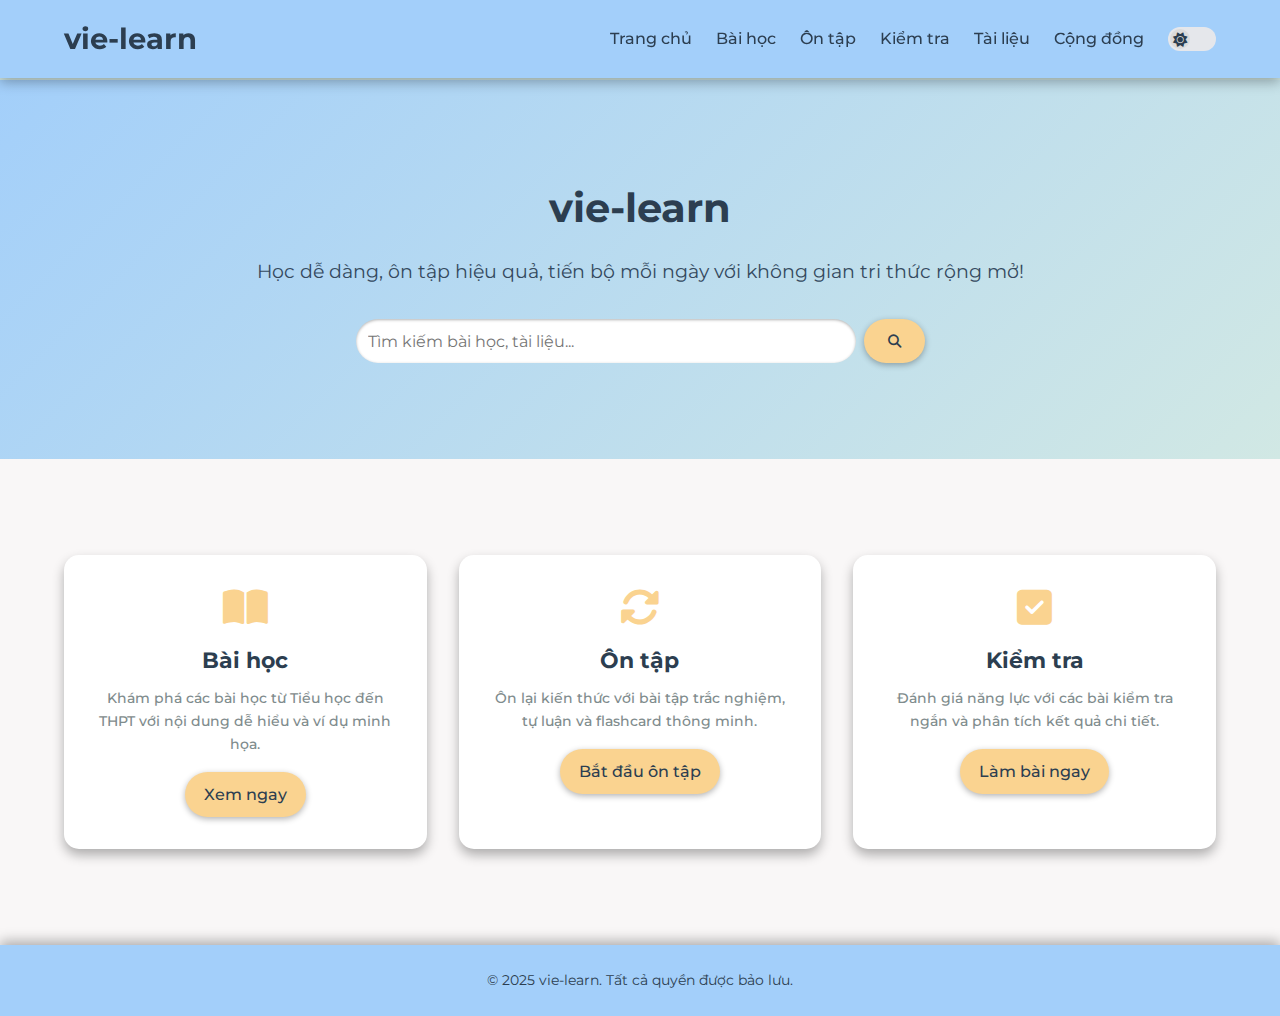
<file: index.html>
<!DOCTYPE html>
<html lang="vi">
<head>
    <meta charset="UTF-8">
    <meta name="viewport" content="width=device-width, initial-scale=1.0">
    <title>Trang chủ</title>
    <link rel="stylesheet" href="style.css">
    <link rel="stylesheet" href="https://fonts.googleapis.com/css2?family=Montserrat:wght@400;500;700&display=swap">
    <link rel="stylesheet" href="https://cdnjs.cloudflare.com/ajax/libs/font-awesome/6.4.0/css/all.min.css">
</head>
<body>
    <header>
        <div class="container">
            <div class="logo">
                <h1>vie-learn</h1>
            </div>
            <div class="header-right">
                <input type="checkbox" id="nav-toggle" class="nav-toggle">
                <label for="nav-toggle" class="nav-toggle-label">
                    <i class="fas fa-bars"></i>
                </label>
            </div>
            <nav>
                <ul>
                    <li><a href="index.html" class="active">Trang chủ</a></li>
                    <li><a href="lessons.html">Bài học</a></li>
                    <li><a href="revision.html">Ôn tập</a></li>
                    <li><a href="tests.html">Kiểm tra</a></li>
                    <li><a href="resources.html">Tài liệu</a></li>
                    <li><a href="community.html">Cộng đồng</a></li>
                    <li class="theme-toggle">
                        <label class="switch" id="theme-tooltip" title="Hệ thống">
                            <input type="checkbox" id="theme-toggle" onchange="toggleTheme()">
                            <span class="slider round"></span>
                        </label>
                    </li>
                </ul>
            </nav>
        </div>
    </header>

    <main>
        <section id="home">
            <div class="container">
                <div class="hero">
                    <h2>vie-learn</h2>
                    <p>Học dễ dàng, ôn tập hiệu quả, tiến bộ mỗi ngày với không gian tri thức rộng mở!</p>
                    <div class="search-wrapper">
                        <input type="text" id="search-bar" placeholder="Tìm kiếm bài học, tài liệu...">
                        <button onclick="searchContent()"><i class="fas fa-search"></i></button>
                    </div>
                </div>
            </div>
        </section>

        <section id="features">
            <div class="container">
                <div class="features-grid">
                    <div class="feature-card">
                        <i class="fas fa-book-open"></i>
                        <h3>Bài học</h3>
                        <p>Khám phá các bài học từ Tiểu học đến THPT với nội dung dễ hiểu và ví dụ minh họa.</p>
                        <a href="lessons.html" class="btn">Xem ngay</a>
                    </div>
                    <div class="feature-card">
                        <i class="fas fa-sync-alt"></i>
                        <h3>Ôn tập</h3>
                        <p>Ôn lại kiến thức với bài tập trắc nghiệm, tự luận và flashcard thông minh.</p>
                        <a href="revision.html" class="btn">Bắt đầu ôn tập</a>
                    </div>
                    <div class="feature-card">
                        <i class="fas fa-check-square"></i>
                        <h3>Kiểm tra</h3>
                        <p>Đánh giá năng lực với các bài kiểm tra ngắn và phân tích kết quả chi tiết.</p>
                        <a href="tests.html" class="btn">Làm bài ngay</a>
                    </div>
                </div>
            </div>
        </section>
    </main>

    <footer>
        <div class="container">
            <p>© 2025 vie-learn. Tất cả quyền được bảo lưu.</p>
        </div>
    </footer>

    <script src="script.js"></script>
</body>
</html>
</file>
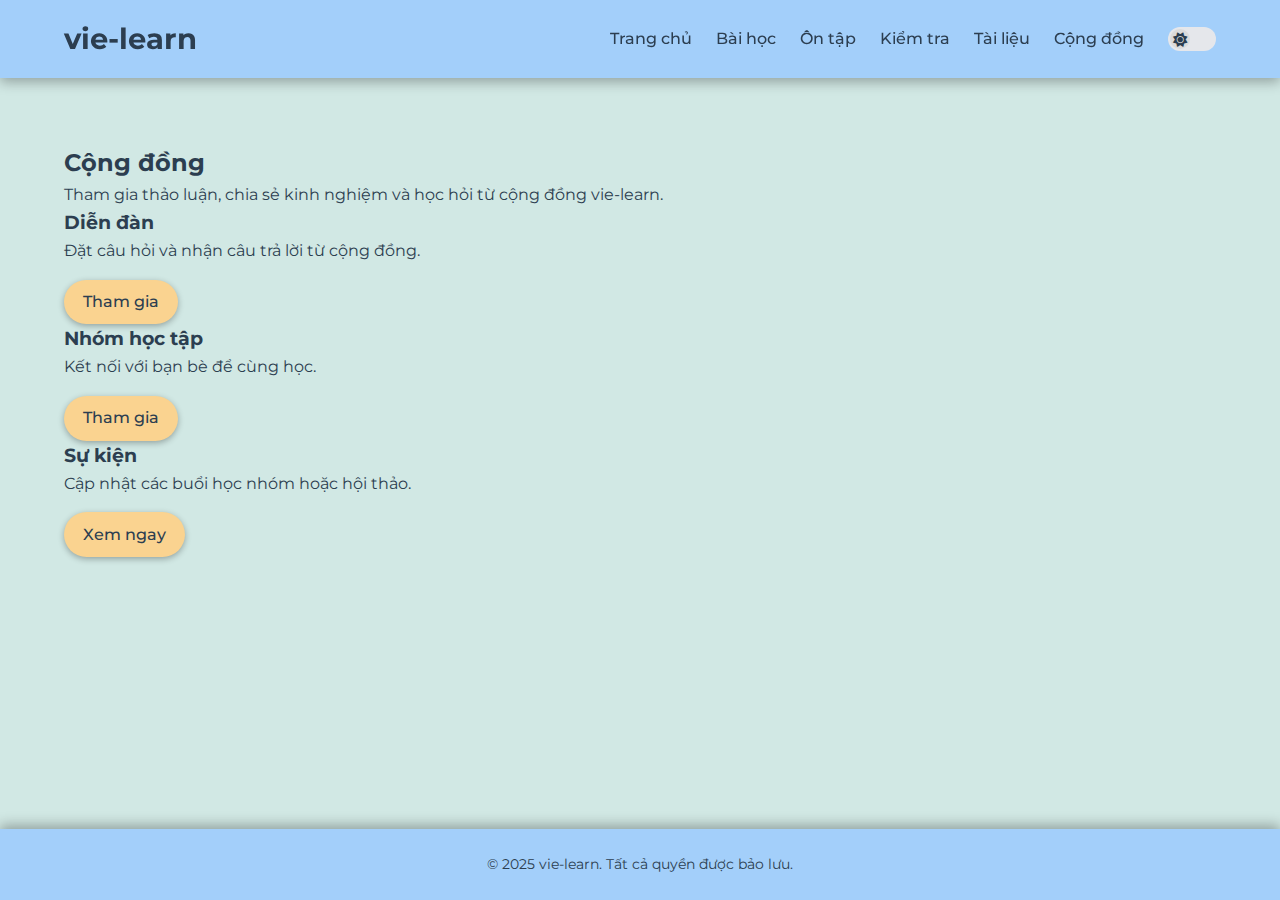
<file: community.html>
<!DOCTYPE html>
<html lang="vi">
<head>
    <meta charset="UTF-8">
    <meta name="viewport" content="width=device-width, initial-scale=1.0">
    <title>Cộng đồng - vie-learn</title>
    <link rel="stylesheet" href="style.css">
    <link rel="stylesheet" href="https://fonts.googleapis.com/css2?family=Montserrat:wght@400;500;700&display=swap">
    <link rel="stylesheet" href="https://cdnjs.cloudflare.com/ajax/libs/font-awesome/6.4.0/css/all.min.css">
</head>
<body>
    <!-- Header -->
    <header>
        <div class="container">
            <div class="logo">
                <h1>vie-learn</h1>
            </div>
            <div class="header-right">
                <input type="checkbox" id="nav-toggle" class="nav-toggle">
                <label for="nav-toggle" class="nav-toggle-label">
                    <i class="fas fa-bars"></i>
                </label>
            </div>
            <nav>
                <ul>
                    <li><a href="index.html">Trang chủ</a></li>
                    <li><a href="lessons.html">Bài học</a></li>
                    <li><a href="revision.html">Ôn tập</a></li>
                    <li><a href="tests.html">Kiểm tra</a></li>
                    <li><a href="resources.html">Tài liệu</a></li>
                    <li><a href="community.html" class="active">Cộng đồng</a></li>
                    <li class="theme-toggle">
                        <label class="switch" id="theme-tooltip" title="Hệ thống">
                            <input type="checkbox" id="theme-toggle" onchange="toggleTheme()">
                            <span class="slider round"></span>
                        </label>
                    </li>
                </ul>
            </nav>
        </div>
    </header>

    <!-- Main Content -->
    <main>
        <section id="community">
            <div class="container">
                <h2>Cộng đồng</h2>
                <p>Tham gia thảo luận, chia sẻ kinh nghiệm và học hỏi từ cộng đồng vie-learn.</p>
                <div class="community-grid">
                    <div class="community-card">
                        <h3>Diễn đàn</h3>
                        <p>Đặt câu hỏi và nhận câu trả lời từ cộng đồng.</p>
                        <a href="#" class="btn">Tham gia</a>
                    </div>
                    <div class="community-card">
                        <h3>Nhóm học tập</h3>
                        <p>Kết nối với bạn bè để cùng học.</p>
                        <a href="#" class="btn">Tham gia</a>
                    </div>
                    <div class="community-card">
                        <h3>Sự kiện</h3>
                        <p>Cập nhật các buổi học nhóm hoặc hội thảo.</p>
                        <a href="#" class="btn">Xem ngay</a>
                    </div>
                </div>
            </div>
        </section>
    </main>

    <!-- Footer -->
    <footer>
        <div class="container">
            <p>© 2025 vie-learn. Tất cả quyền được bảo lưu.</p>
        </div>
    </footer>

    <script src="script.js"></script>
</body>
</html>
</file>
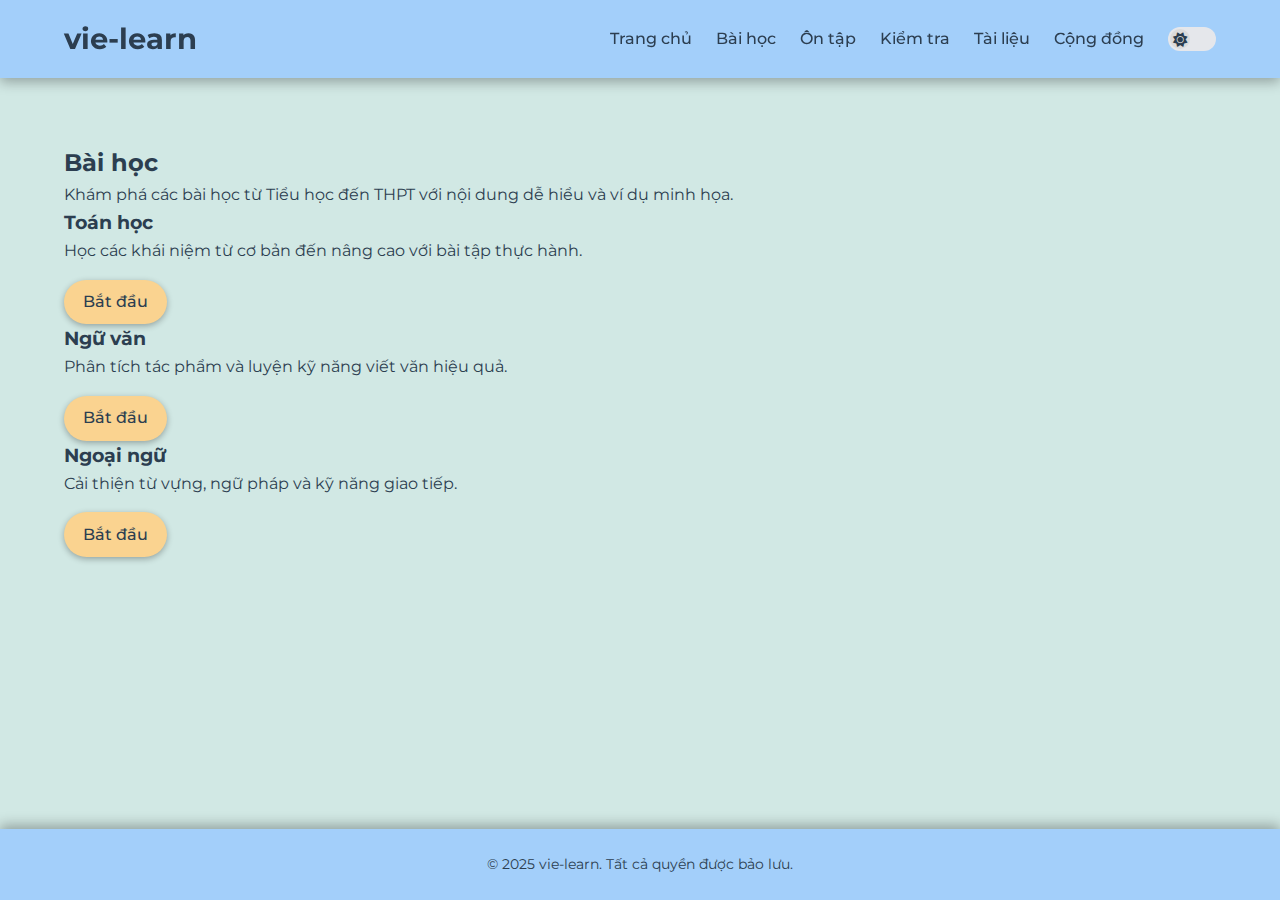
<file: lessons.html>
<!DOCTYPE html>
<html lang="vi">
<head>
    <meta charset="UTF-8">
    <meta name="viewport" content="width=device-width, initial-scale=1.0">
    <title>Bài học</title>
    <link rel="stylesheet" href="style.css">
    <link rel="stylesheet" href="https://fonts.googleapis.com/css2?family=Montserrat:wght@400;500;700&display=swap">
    <link rel="stylesheet" href="https://cdnjs.cloudflare.com/ajax/libs/font-awesome/6.4.0/css/all.min.css">
</head>
<body>
    <header>
        <div class="container">
            <div class="logo">
                <h1>vie-learn</h1>
            </div>
            <div class="header-right">
                <input type="checkbox" id="nav-toggle" class="nav-toggle">
                <label for="nav-toggle" class="nav-toggle-label">
                    <i class="fas fa-bars"></i>
                </label>
            </div>
            <nav>
                <ul>
                    <li><a href="index.html">Trang chủ</a></li>
                    <li><a href="lessons.html" class="active">Bài học</a></li>
                    <li><a href="revision.html">Ôn tập</a></li>
                    <li><a href="tests.html">Kiểm tra</a></li>
                    <li><a href="resources.html">Tài liệu</a></li>
                    <li><a href="community.html">Cộng đồng</a></li>
                    <li class="theme-toggle">
                        <label class="switch" id="theme-tooltip" title="Hệ thống">
                            <input type="checkbox" id="theme-toggle" onchange="toggleTheme()">
                            <span class="slider round"></span>
                        </label>
                    </li>
                </ul>
            </nav>
        </div>
    </header>

    <main>
        <section id="lessons">
            <div class="container">
                <h2>Bài học</h2>
                <p>Khám phá các bài học từ Tiểu học đến THPT với nội dung dễ hiểu và ví dụ minh họa.</p>
                <div class="lessons-grid">
                    <div class="lesson-card">
                        <h3>Toán học</h3>
                        <p>Học các khái niệm từ cơ bản đến nâng cao với bài tập thực hành.</p>
                        <a href="#" class="btn">Bắt đầu</a>
                    </div>
                    <div class="lesson-card">
                        <h3>Ngữ văn</h3>
                        <p>Phân tích tác phẩm và luyện kỹ năng viết văn hiệu quả.</p>
                        <a href="#" class="btn">Bắt đầu</a>
                    </div>
                    <div class="lesson-card">
                        <h3>Ngoại ngữ</h3>
                        <p>Cải thiện từ vựng, ngữ pháp và kỹ năng giao tiếp.</p>
                        <a href="#" class="btn">Bắt đầu</a>
                    </div>
                </div>
            </div>
        </section>
    </main>

    <footer>
        <div class="container">
            <p>© 2025 vie-learn. Tất cả quyền được bảo lưu.</p>
        </div>
    </footer>

    <script src="script.js"></script>
</body>
</html>
</file>
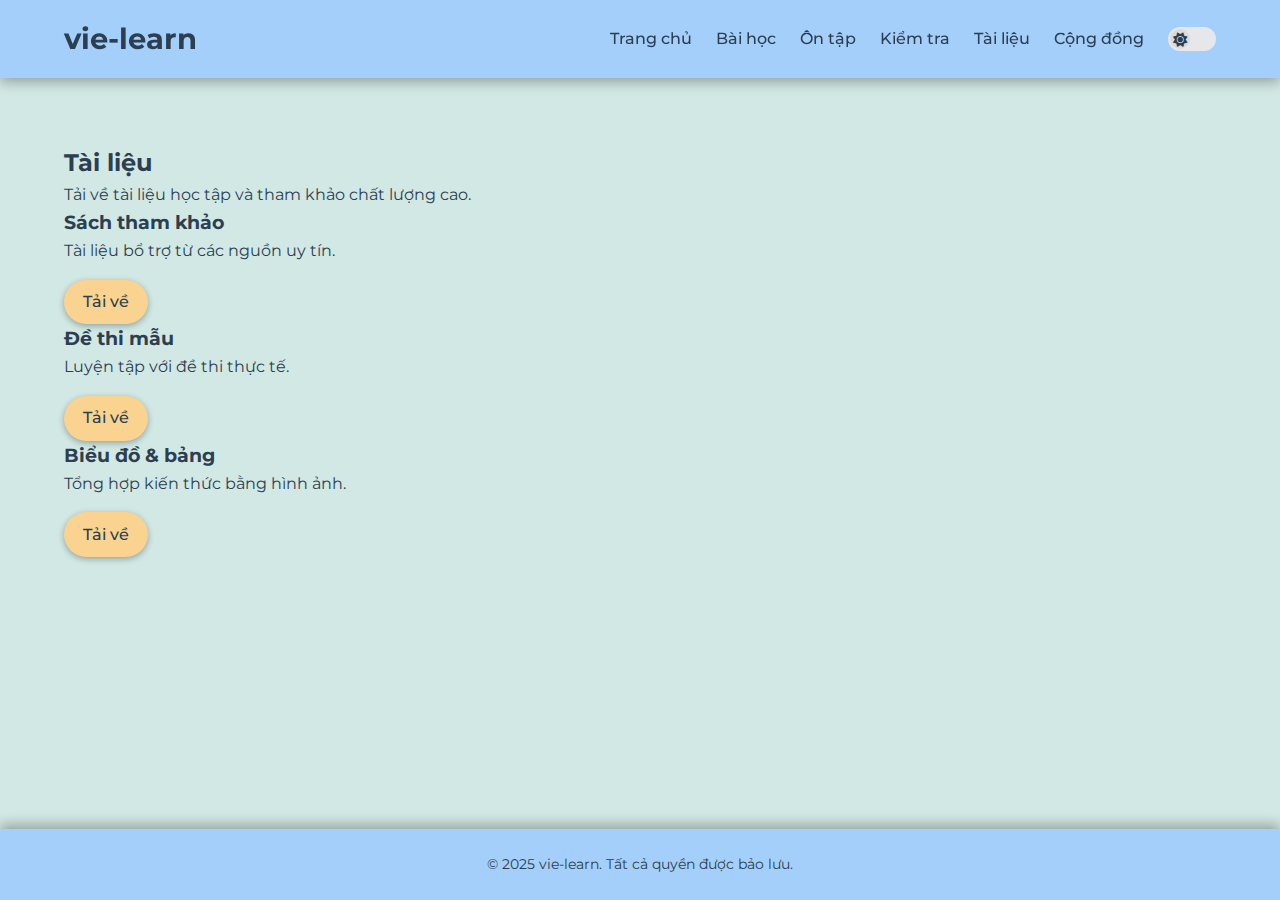
<file: resources.html>
<!DOCTYPE html>
<html lang="vi">
<head>
    <meta charset="UTF-8">
    <meta name="viewport" content="width=device-width, initial-scale=1.0">
    <title>Tài liệu</title>
    <link rel="stylesheet" href="style.css">
    <link rel="stylesheet" href="https://fonts.googleapis.com/css2?family=Montserrat:wght@400;500;700&display=swap">
    <link rel="stylesheet" href="https://cdnjs.cloudflare.com/ajax/libs/font-awesome/6.4.0/css/all.min.css">
</head>
<body>
    <header>
        <div class="container">
            <div class="logo">
                <h1>vie-learn</h1>
            </div>
            <div class="header-right">
                <input type="checkbox" id="nav-toggle" class="nav-toggle">
                <label for="nav-toggle" class="nav-toggle-label">
                    <i class="fas fa-bars"></i>
                </label>
            </div>
            <nav>
                <ul>
                    <li><a href="index.html">Trang chủ</a></li>
                    <li><a href="lessons.html">Bài học</a></li>
                    <li><a href="revision.html">Ôn tập</a></li>
                    <li><a href="tests.html">Kiểm tra</a></li>
                    <li><a href="resources.html" class="active">Tài liệu</a></li>
                    <li><a href="community.html">Cộng đồng</a></li>
                    <li class="theme-toggle">
                        <label class="switch" id="theme-tooltip" title="Hệ thống">
                            <input type="checkbox" id="theme-toggle" onchange="toggleTheme()">
                            <span class="slider round"></span>
                        </label>
                    </li>
                </ul>
            </nav>
        </div>
    </header>

    <main>
        <section id="resources">
            <div class="container">
                <h2>Tài liệu</h2>
                <p>Tải về tài liệu học tập và tham khảo chất lượng cao.</p>
                <div class="resources-grid">
                    <div class="resource-card">
                        <h3>Sách tham khảo</h3>
                        <p>Tài liệu bổ trợ từ các nguồn uy tín.</p>
                        <a href="#" class="btn">Tải về</a>
                    </div>
                    <div class="resource-card">
                        <h3>Đề thi mẫu</h3>
                        <p>Luyện tập với đề thi thực tế.</p>
                        <a href="#" class="btn">Tải về</a>
                    </div>
                    <div class="resource-card">
                        <h3>Biểu đồ & bảng</h3>
                        <p>Tổng hợp kiến thức bằng hình ảnh.</p>
                        <a href="#" class="btn">Tải về</a>
                    </div>
                </div>
            </div>
        </section>
    </main>

    <footer>
        <div class="container">
            <p>© 2025 vie-learn. Tất cả quyền được bảo lưu.</p>
        </div>
    </footer>

    <script src="script.js"></script>
</body>
</html>
</file>
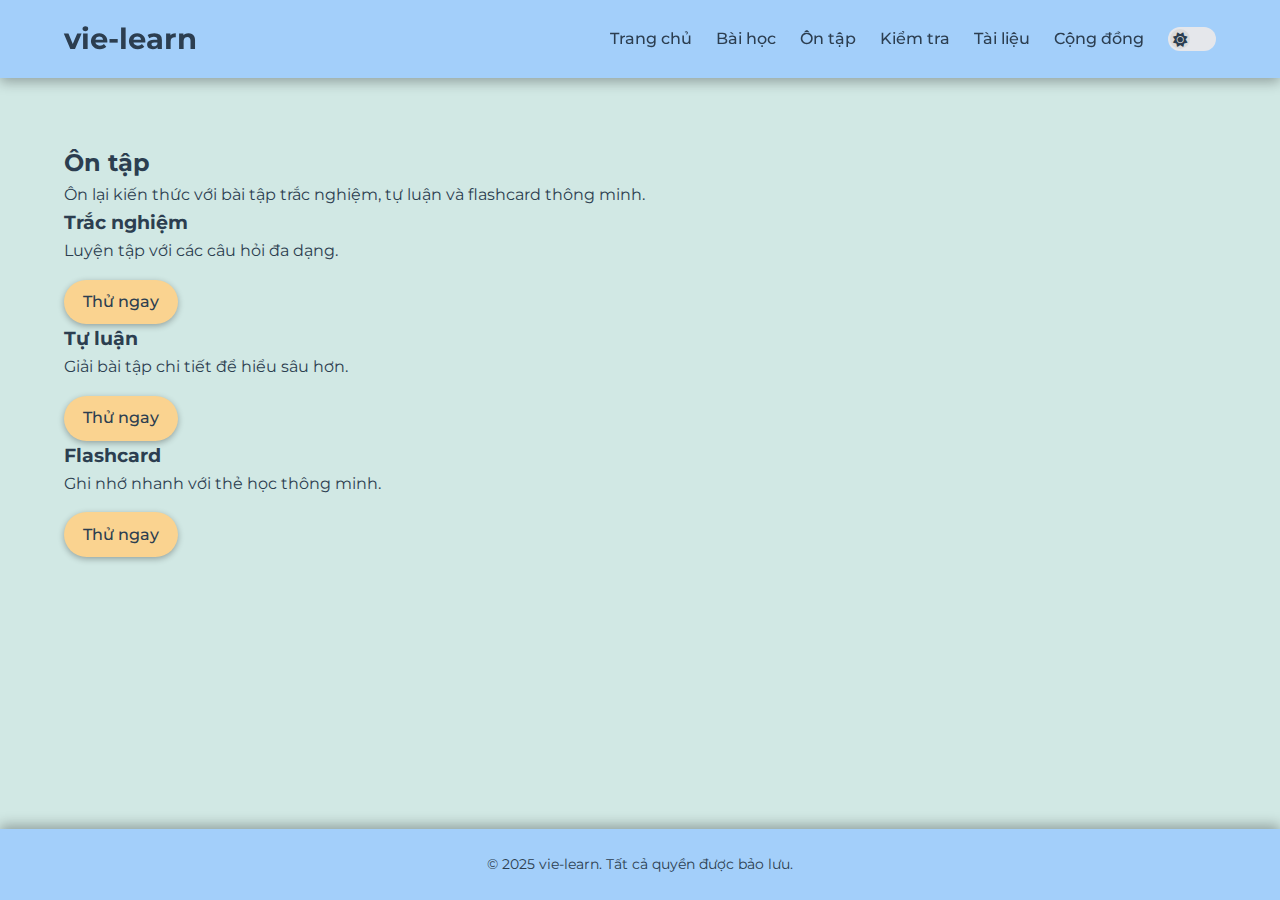
<file: revision.html>
<!DOCTYPE html>
<html lang="vi">
<head>
    <meta charset="UTF-8">
    <meta name="viewport" content="width=device-width, initial-scale=1.0">
    <title>Ôn tập</title>
    <link rel="stylesheet" href="style.css">
    <link rel="stylesheet" href="https://fonts.googleapis.com/css2?family=Montserrat:wght@400;500;700&display=swap">
    <link rel="stylesheet" href="https://cdnjs.cloudflare.com/ajax/libs/font-awesome/6.4.0/css/all.min.css">
</head>
<body>
    <header>
        <div class="container">
            <div class="logo">
                <h1>vie-learn</h1>
            </div>
            <div class="header-right">
                <input type="checkbox" id="nav-toggle" class="nav-toggle">
                <label for="nav-toggle" class="nav-toggle-label">
                    <i class="fas fa-bars"></i>
                </label>
            </div>
            <nav>
                <ul>
                    <li><a href="index.html">Trang chủ</a></li>
                    <li><a href="lessons.html">Bài học</a></li>
                    <li><a href="revision.html" class="active">Ôn tập</a></li>
                    <li><a href="tests.html">Kiểm tra</a></li>
                    <li><a href="resources.html">Tài liệu</a></li>
                    <li><a href="community.html">Cộng đồng</a></li>
                    <li class="theme-toggle">
                        <label class="switch" id="theme-tooltip" title="Hệ thống">
                            <input type="checkbox" id="theme-toggle" onchange="toggleTheme()">
                            <span class="slider round"></span>
                        </label>
                    </li>
                </ul>
            </nav>
        </div>
    </header>

    <main>
        <section id="revision">
            <div class="container">
                <h2>Ôn tập</h2>
                <p>Ôn lại kiến thức với bài tập trắc nghiệm, tự luận và flashcard thông minh.</p>
                <div class="revision-grid">
                    <div class="revision-card">
                        <h3>Trắc nghiệm</h3>
                        <p>Luyện tập với các câu hỏi đa dạng.</p>
                        <a href="#" class="btn">Thử ngay</a>
                    </div>
                    <div class="revision-card">
                        <h3>Tự luận</h3>
                        <p>Giải bài tập chi tiết để hiểu sâu hơn.</p>
                        <a href="#" class="btn">Thử ngay</a>
                    </div>
                    <div class="revision-card">
                        <h3>Flashcard</h3>
                        <p>Ghi nhớ nhanh với thẻ học thông minh.</p>
                        <a href="#" class="btn">Thử ngay</a>
                    </div>
                </div>
            </div>
        </section>
    </main>

    <footer>
        <div class="container">
            <p>© 2025 vie-learn. Tất cả quyền được bảo lưu.</p>
        </div>
    </footer>

    <script src="script.js"></script>
</body>
</html>
</file>
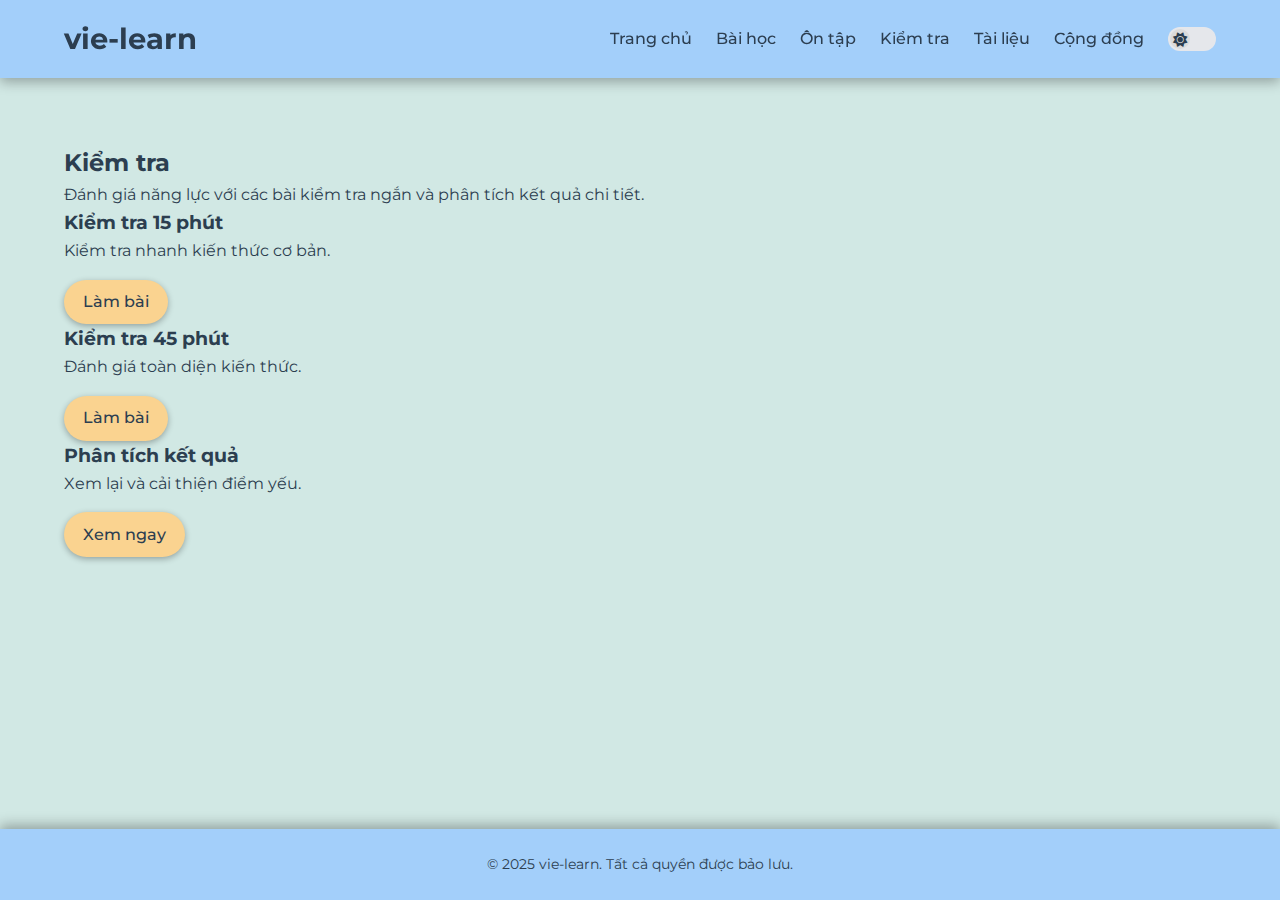
<file: tests.html>
<!DOCTYPE html>
<html lang="vi">
<head>
    <meta charset="UTF-8">
    <meta name="viewport" content="width=device-width, initial-scale=1.0">
    <title>Kiểm tra</title>
    <link rel="stylesheet" href="style.css">
    <link rel="stylesheet" href="https://fonts.googleapis.com/css2?family=Montserrat:wght@400;500;700&display=swap">
    <link rel="stylesheet" href="https://cdnjs.cloudflare.com/ajax/libs/font-awesome/6.4.0/css/all.min.css">
</head>
<body>
    <header>
        <div class="container">
            <div class="logo">
                <h1>vie-learn</h1>
            </div>
            <div class="header-right">
                <input type="checkbox" id="nav-toggle" class="nav-toggle">
                <label for="nav-toggle" class="nav-toggle-label">
                    <i class="fas fa-bars"></i>
                </label>
            </div>
            <nav>
                <ul>
                    <li><a href="index.html">Trang chủ</a></li>
                    <li><a href="lessons.html">Bài học</a></li>
                    <li><a href="revision.html">Ôn tập</a></li>
                    <li><a href="tests.html" class="active">Kiểm tra</a></li>
                    <li><a href="resources.html">Tài liệu</a></li>
                    <li><a href="community.html">Cộng đồng</a></li>
                    <li class="theme-toggle">
                        <label class="switch" id="theme-tooltip" title="Hệ thống">
                            <input type="checkbox" id="theme-toggle" onchange="toggleTheme()">
                            <span class="slider round"></span>
                        </label>
                    </li>
                </ul>
            </nav>
        </div>
    </header>

    <main>
        <section id="tests">
            <div class="container">
                <h2>Kiểm tra</h2>
                <p>Đánh giá năng lực với các bài kiểm tra ngắn và phân tích kết quả chi tiết.</p>
                <div class="tests-grid">
                    <div class="test-card">
                        <h3>Kiểm tra 15 phút</h3>
                        <p>Kiểm tra nhanh kiến thức cơ bản.</p>
                        <a href="#" class="btn">Làm bài</a>
                    </div>
                    <div class="test-card">
                        <h3>Kiểm tra 45 phút</h3>
                        <p>Đánh giá toàn diện kiến thức.</p>
                        <a href="#" class="btn">Làm bài</a>
                    </div>
                    <div class="test-card">
                        <h3>Phân tích kết quả</h3>
                        <p>Xem lại và cải thiện điểm yếu.</p>
                        <a href="#" class="btn">Xem ngay</a>
                    </div>
                </div>
            </div>
        </section>
    </main>

    <footer>
        <div class="container">
            <p>© 2025 vie-learn. Tất cả quyền được bảo lưu.</p>
        </div>
    </footer>

    <script src="script.js"></script>
</body>
</html>
</file>
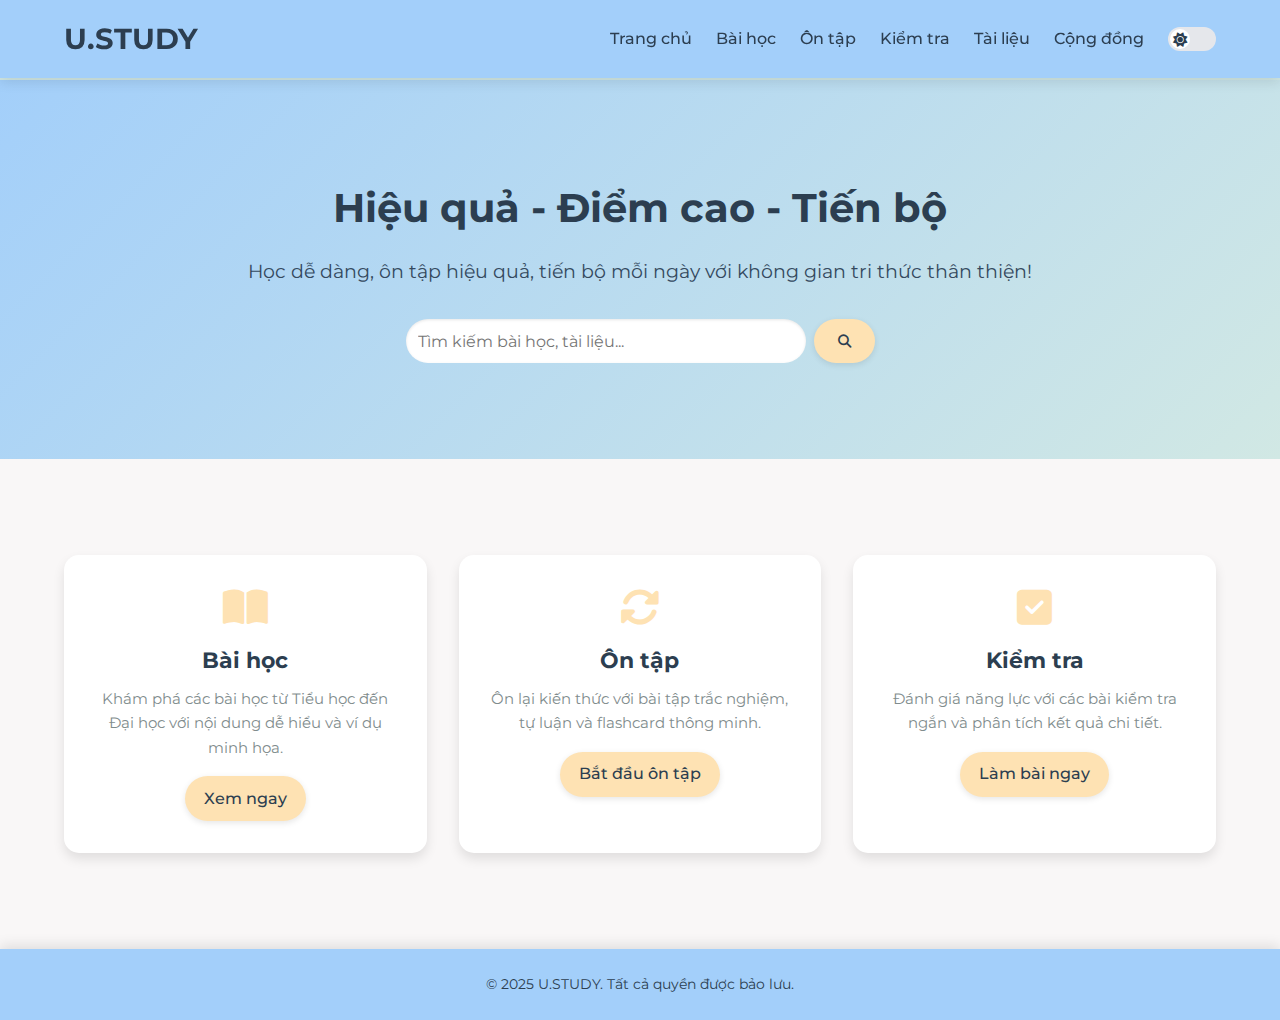
<file: USTUDY.html>
<!DOCTYPE html>
<html lang="vi">
<head>
    <meta charset="UTF-8">
    <meta name="viewport" content="width=device-width, initial-scale=1.0">
    <title>U.STUDY</title>
    <link rel="stylesheet" href="USTUDY.css">
    <!-- Google Fonts: Montserrat -->
    <link rel="stylesheet" href="https://fonts.googleapis.com/css2?family=Montserrat:wght@400;500;700&display=swap">
    <!-- Font Awesome để thêm icon -->
    <link rel="stylesheet" href="https://cdnjs.cloudflare.com/ajax/libs/font-awesome/6.4.0/css/all.min.css">
</head>
<body>
    <!-- Header -->
    <header>
        <div class="container">
            <div class="logo">
                <h1>U.STUDY</h1>
            </div>
            <div class="header-right">
                <input type="checkbox" id="nav-toggle" class="nav-toggle">
                <label for="nav-toggle" class="nav-toggle-label">
                    <i class="fas fa-bars"></i>
                </label>
            </div>
            <nav>
                <ul>
                    <li><a href="#home">Trang chủ</a></li>
                    <li><a href="#lessons">Bài học</a></li>
                    <li><a href="#revision">Ôn tập</a></li>
                    <li><a href="#tests">Kiểm tra</a></li>
                    <li><a href="#resources">Tài liệu</a></li>
                    <li><a href="#community">Cộng đồng</a></li>
                    <li class="theme-toggle">
                        <label class="switch" id="theme-tooltip" title="Hệ thống">
                            <input type="checkbox" id="theme-toggle" onchange="toggleTheme()">
                            <span class="slider round"></span>
                        </label>
                    </li>
                </ul>
            </nav>
        </div>
    </header>

    <!-- Main Content -->
    <main>
        <!-- Home Section -->
        <section id="home">
            <div class="container">
                <div class="hero">
                    <h2>Hiệu quả - Điểm cao - Tiến bộ</h2>
                    <p>Học dễ dàng, ôn tập hiệu quả, tiến bộ mỗi ngày với không gian tri thức thân thiện!</p>
                    <div class="search-wrapper">
                        <input type="text" id="search-bar" placeholder="Tìm kiếm bài học, tài liệu...">
                        <button onclick="searchContent()"><i class="fas fa-search"></i></button>
                    </div>
                </div>
            </div>
        </section>

        <!-- Features Section (Bài học, Ôn tập, Kiểm tra...) -->
        <section id="features">
            <div class="container">
                <div class="features-grid">
                    <!-- Card 1: Bài học -->
                    <div class="feature-card">
                        <i class="fas fa-book-open"></i>
                        <h3>Bài học</h3>
                        <p>Khám phá các bài học từ Tiểu học đến Đại học với nội dung dễ hiểu và ví dụ minh họa.</p>
                        <a href="#lessons" class="btn">Xem ngay</a>
                    </div>
                    <!-- Card 2: Ôn tập -->
                    <div class="feature-card">
                        <i class="fas fa-sync-alt"></i>
                        <h3>Ôn tập</h3>
                        <p>Ôn lại kiến thức với bài tập trắc nghiệm, tự luận và flashcard thông minh.</p>
                        <a href="#revision" class="btn">Bắt đầu ôn tập</a>
                    </div>
                    <!-- Card 3: Kiểm tra -->
                    <div class="feature-card">
                        <i class="fas fa-check-square"></i>
                        <h3>Kiểm tra</h3>
                        <p>Đánh giá năng lực với các bài kiểm tra ngắn và phân tích kết quả chi tiết.</p>
                        <a href="#tests" class="btn">Làm bài ngay</a>
                    </div>
                </div>
            </div>
        </section>
    </main>

    <!-- Footer -->
    <footer>
        <div class="container">
            <p>© 2025 U.STUDY. Tất cả quyền được bảo lưu.</p>
        </div>
    </footer>

    <!-- Scripts -->
    <script src="USTUDY.js"></script>
</body>
</html>
</file>
<file: style.css>
* {
    margin: 0;
    padding: 0;
    box-sizing: border-box;
    font-family: 'Montserrat', sans-serif;
}

/* Định nghĩa biến màu sắc và shadow */
:root {
    /* Light Mode Colors */
    --background: #D1E8E4;
    --header-bg: #A3CFFA;
    --section-bg: #F9F7F7;
    --card-bg: #FFFFFF;
    --text-primary: #2C3E50;
    --text-secondary: #34495E;
    --text-muted: #7F8C8D;
    --accent: #fad390;
    --accent-hover: #f7e377;
    --shadow: rgba(0, 0, 0, 0.3);
    --shadow-hover: rgba(0, 0, 0, 0.5);
    /* Toggle switch */
    --toggle-off-bg: #E5E7EB;
    --toggle-on-bg: #4B5EAA;
    --toggle-knob-bg: #dbdbdb;
    --toggle-icon: #2C3E50;
    /* Search icon */
    --search-icon: #2C3E50;
    --search-icon-hover: #8b6c36;
}

/* Dark Mode Colors */
[data-theme="dark"] {
    --background: #1A2526;
    --header-bg: #2C3E50;
    --section-bg: #2C3E50;
    --card-bg: #34495E;
    --text-primary: #cfddfa;
    --text-secondary: #D1D9FF;
    --text-muted: #c6d6fa;
    --accent: #ffd284;
    --accent-hover: #f1d010;
    --shadow: rgba(0, 0, 0, 0.4);
    --shadow-hover: rgba(0, 0, 0, 0.6);
    /* Toggle switch */
    --toggle-off-bg: #E5E7EB;
    --toggle-on-bg: #4B5EAA;
    --toggle-knob-bg: #FFFFFF;
    --toggle-icon: #ffe48b;
    /* Search icon */
    --search-icon: #F3F4F6;
    --search-icon-hover: #8b6c36;
}

/* Thêm transition cho màu sắc, shadow và transform */
body, header, section, .feature-card, button, .btn, footer, .switch {
    transition: background-color 0.3s ease, color 0.3s ease, transform 0.3s ease;
}

/* General Styles */
html, body {
    height: 100%;
    margin: 0;
}

body {
    background-color: var(--background);
    color: var(--text-primary);
    line-height: 1.6;
    display: flex;
    flex-direction: column;
    min-height: 100vh;
}

.container {
    width: 90%;
    max-width: 1200px;
    margin: 0 auto;
}

/* Header */
header {
    background-color: var(--header-bg);
    padding: 1rem 0;
    position: fixed;
    width: 100%;
    top: 0;
    z-index: 1000;
    box-shadow: 0 4px 12px var(--shadow);
}

header .container {
    display: flex;
    justify-content: space-between;
    align-items: center;
    flex-wrap: wrap;
}

.header-right {
    display: flex;
    align-items: center;
    gap: 1rem;
}

.logo h1 {
    font-size: 1.8rem;
    font-weight: 700;
}

/* Navigation */
.nav-toggle {
    display: none;
}

.nav-toggle-label {
    display: none;
    font-size: 1.5rem;
    color: var(--text-primary);
    cursor: pointer;
}

nav ul {
    list-style: none;
    display: flex;
    gap: 1.5rem;
    align-items: center;
}

nav ul li a {
    color: var(--text-primary);
    text-decoration: none;
    font-weight: 500;
    font-size: 1rem;
    transition: color 0.3s ease;
}

nav ul li a:hover {
    color: var(--accent);
}

/* Theme Toggle Switch */
.theme-toggle {
    display: flex;
    align-items: center;
}

.switch {
    position: relative;
    display: inline-block;
    width: 48px;
    height: 24px;
    transition: transform 0.3s ease;
}

.switch:hover {
    transform: scale(1.05); /* Hiệu ứng phóng to nhẹ khi hover */
}

.switch input {
    opacity: 0;
    width: 0;
    height: 0;
}

.slider {
    position: absolute;
    cursor: pointer;
    top: 0;
    left: 0;
    right: 0;
    bottom: 0;
    background-color: var(--toggle-off-bg);
    transition: background-color 0.3s ease;
    border-radius: 24px;
}

.slider:before {
    position: absolute;
    content: "";
    height: 20px;
    width: 20px;
    left: 2px;
    bottom: 2px;
    background-color: var(--toggle-knob-bg);
    transition: transform 0.3s ease;
    border-radius: 50%;
    display: flex;
    align-items: center;
    justify-content: center;
    font-family: "Font Awesome 5 Free";
    font-weight: 900;
    font-size: 0.9rem;
    color: var(--toggle-icon);
}

/* Icon dựa trên trạng thái giao diện (data-theme) */
[data-theme="light"] .slider:before {
    content: "\f185"; /* Icon mặt trời */
}

[data-theme="dark"] .slider:before {
    content: "\f186"; /* Icon mặt trăng */
}

.switch input:checked + .slider {
    background-color: var(--toggle-on-bg);
}

.switch input:checked + .slider:before {
    transform: translateX(24px);
}

/* Main Content */
main {
    margin-top: 80px;
    flex: 1 0 auto;
}

section {
    padding: 4rem 0;
}

/* Home Section */
#home {
    background: linear-gradient(135deg, var(--header-bg) 0%, var(--background) 100%);
    text-align: center;
    padding: 6rem 0;
}

.hero h2 {
    font-size: 2.5rem;
    font-weight: 700;
    color: var(--text-primary);
    margin-bottom: 1rem;
}

.hero p {
    font-size: 1.2rem;
    font-weight: 400;
    color: var(--text-secondary);
    margin-bottom: 2rem;
}

.search-wrapper {
    display: flex;
    justify-content: center;
    gap: 0.5rem;
}

#search-bar {
    padding: 0.8rem;
    width: 50%;
    max-width: 500px;
    border: none;
    border-radius: 25px;
    font-size: 1rem;
    background-color: var(--card-bg);
    box-shadow: inset 0 1px 3px var(--shadow);
    color: var(--text-primary);
}

button {
    padding: 0.8rem 1.5rem;
    background-color: var(--accent);
    color: var(--text-primary);
    border: none;
    border-radius: 25px;
    cursor: pointer;
    font-weight: 500;
    transition: background-color 0.3s ease;
    box-shadow: 0 2px 6px var(--shadow);
}

button:hover {
    background-color: var(--accent-hover);
    box-shadow: 0 4px 10px var(--shadow-hover);
}

button i.fa-search {
    color: var(--search-icon);
    transition: color 0.3s ease;
}

button:hover i.fa-search {
    color: var(--search-icon-hover);
}

/* Features Section */
#features {
    background-color: var(--section-bg);
}

.features-grid {
    display: grid;
    grid-template-columns: repeat(auto-fit, minmax(250px, 1fr));
    gap: 2rem;
    padding: 2rem 0;
}

.feature-card {
    background-color: var(--card-bg);
    padding: 2rem;
    border-radius: 15px;
    text-align: center;
    box-shadow: 0 6px 12px var(--shadow);
    transition: transform 0.3s ease, box-shadow 0.3s ease;
}

.feature-card:hover {
    transform: translateY(-5px);
    box-shadow: 0 10px 20px var(--shadow-hover);
}

.feature-card i {
    font-size: 2.5rem;
    color: var(--accent);
    margin-bottom: 1rem;
}

.feature-card h3 {
    font-size: 1.4rem;
    font-weight: 700;
    color: var(--text-primary);
    margin-bottom: 0.5rem;
}

.feature-card p {
    font-size: 0.90rem;
    font-weight: 515;
    color: var(--text-muted);
}

.btn {
    display: inline-block;
    padding: 0.6rem 1.2rem;
    background-color: var(--accent);
    color: #2C3E50; /* Màu chữ mặc định cho nút */
    text-decoration: none;
    border-radius: 25px;
    font-weight: 500;
    margin-top: 1rem;
    transition: background-color 0.3s ease, color 0.3s ease;
    box-shadow: 0 2px 6px var(--shadow);
}

[data-theme="dark"] .btn {
    color: #4B5563; /* Màu chữ dịu hơn trong dark mode */
}

.btn:hover {
    background-color: var(--accent-hover);
    box-shadow: 0 4px 10px var(--shadow-hover);
}

/* Footer */
footer {
    background-color: var(--header-bg);
    color: var(--text-primary);
    text-align: center;
    padding: 1.5rem 0;
    flex-shrink: 0;
    box-shadow: 0 -4px 12px var(--shadow);
}

footer p {
    font-size: 0.9rem;
    font-weight: 400;
}

/* Responsive Design */
@media (max-width: 768px) {
    .container {
        width: 95%;
    }

    .logo h1 {
        font-size: 1.5rem;
    }

    .nav-toggle-label {
        display: block;
    }

    nav {
        display: none;
        width: 100%;
        background-color: var(--header-bg);
        position: absolute;
        top: 60px;
        left: 0;
        padding: 1rem 0;
    }

    .nav-toggle:checked ~ nav {
        display: block;
    }

    nav ul {
        flex-direction: column;
        gap: 0;
        text-align: center;
    }

    nav ul li {
        margin: 0;
    }

    nav ul li a {
        display: block;
        padding: 0.8rem 0;
        font-size: 1.1rem;
        font-weight: 500;
        border-bottom: 1px solid rgba(255, 255, 255, 0.1);
    }

    nav ul li:last-child a, nav ul li.theme-toggle {
        border-bottom: none;
    }

    #home {
        padding: 4rem 0;
    }

    .hero h2 {
        font-size: 2rem;
    }

    .hero p {
        font-size: 1rem;
    }

    .search-wrapper {
        flex-direction: row;
        gap: 0.5rem;
    }

    #search-bar {
        width: 70%;
        max-width: 300px;
        padding: 0.6rem;
        font-size: 0.9rem;
    }

    button {
        padding: 0.6rem 1rem;
    }

    .features-grid {
        grid-template-columns: 1fr;
        gap: 1.5rem;
        padding: 1rem 0;
    }

    .feature-card {
        padding: 1.5rem;
    }

    .feature-card i {
        font-size: 2rem;
    }

    .feature-card h3 {
        font-size: 1.2rem;
    }

    .feature-card p {
        font-size: 0.9rem;
    }
}

@media (max-width: 480px) {
    .logo h1 {
        font-size: 1.3rem;
    }

    #home {
        padding: 3rem 0;
    }

    .hero h2 {
        font-size: 1.5rem;
    }

    .hero p {
        font-size: 0.9rem;
    }

    .search-wrapper {
        flex-direction: column;
        gap: 0.8rem;
    }

    #search-bar {
        width: 100%;
        max-width: none;
        padding: 0.6rem;
        font-size: 0.9rem;
    }

    button {
        padding: 0.5rem 2rem;
    }

    .features-grid {
        padding: 0.5rem 0;
    }

    .feature-card {
        padding: 1rem;
    }

    .feature-card i {
        font-size: 1.8rem;
    }

    .feature-card h3 {
        font-size: 1.1rem;
    }

    .feature-card p {
        font-size: 0.85rem;
    }

    .btn {
        padding: 0.5rem 1rem;
        font-size: 0.9rem;
    }

    footer p {
        font-size: 0.8rem;
    }
}
</file>
<file: USTUDY.css>
* {
    margin: 0;
    padding: 0;
    box-sizing: border-box;
    font-family: 'Montserrat', sans-serif;
}

/* Định nghĩa biến màu sắc và shadow */
:root {
    /* Light Mode Colors */
    --background: #D1E8E4;
    --header-bg: #A3CFFA;
    --section-bg: #F9F7F7;
    --card-bg: #FFFFFF;
    --text-primary: #2C3E50;
    --text-secondary: #34495E;
    --text-muted: #7F8C8D;
    --accent: #FEE2B3;
    --accent-hover: #FFD700;
    --shadow: rgba(0, 0, 0, 0.1);
    --shadow-hover: rgba(0, 0, 0, 0.2);
    /* Toggle switch */
    --toggle-off-bg: #E5E7EB;
    --toggle-on-bg: #4B5EAA;
    --toggle-knob-bg: #FFFFFF;
    --toggle-icon: #2C3E50;
    /* Search icon */
    --search-icon: #2C3E50;
    --search-icon-hover: #FFFFFF;
}

/* Dark Mode Colors */
[data-theme="dark"] {
    --background: #1A2526;
    --header-bg: #2C3E50;
    --section-bg: #2C3E50;
    --card-bg: #34495E;
    --text-primary: #F3F4F6;
    --text-secondary: #D1D9FF;
    --text-muted: #A3BFFA;
    --accent: #FEE2B3;
    --accent-hover: #FFD700;
    --shadow: rgba(0, 0, 0, 0.4);
    --shadow-hover: rgba(0, 0, 0, 0.6);
    /* Toggle switch */
    --toggle-off-bg: #E5E7EB;
    --toggle-on-bg: #4B5EAA;
    --toggle-knob-bg: #FFFFFF;
    --toggle-icon: #FEE2B3;
    /* Search icon */
    --search-icon: #F3F4F6;
    --search-icon-hover: #FEE2B3;
}

/* Thêm transition cho màu sắc, shadow và transform */
body, header, section, .feature-card, button, .btn, footer, .switch {
    transition: background-color 0.3s ease, color 0.3s ease, box-shadow 0.3s ease, transform 0.3s ease;
}

/* General Styles */
html, body {
    height: 100%;
    margin: 0;
}

body {
    background-color: var(--background);
    color: var(--text-primary);
    line-height: 1.6;
    display: flex;
    flex-direction: column;
    min-height: 100vh;
}

.container {
    width: 90%;
    max-width: 1200px;
    margin: 0 auto;
}

/* Header */
header {
    background-color: var(--header-bg);
    padding: 1rem 0;
    position: fixed;
    width: 100%;
    top: 0;
    z-index: 1000;
    box-shadow: 0 4px 12px var(--shadow);
}

header .container {
    display: flex;
    justify-content: space-between;
    align-items: center;
    flex-wrap: wrap;
}

.header-right {
    display: flex;
    align-items: center;
    gap: 1rem;
}

.logo h1 {
    font-size: 1.8rem;
    font-weight: 700;
}

/* Navigation */
.nav-toggle {
    display: none;
}

.nav-toggle-label {
    display: none;
    font-size: 1.5rem;
    color: var(--text-primary);
    cursor: pointer;
}

nav ul {
    list-style: none;
    display: flex;
    gap: 1.5rem;
    align-items: center;
}

nav ul li a {
    color: var(--text-primary);
    text-decoration: none;
    font-weight: 500;
    font-size: 1rem;
    transition: color 0.3s ease;
}

nav ul li a:hover {
    color: var(--accent);
}

/* Theme Toggle Switch */
.theme-toggle {
    display: flex;
    align-items: center;
}

.switch {
    position: relative;
    display: inline-block;
    width: 48px;
    height: 24px;
    transition: transform 0.3s ease;
}

.switch:hover {
    transform: scale(1.05); /* Hiệu ứng phóng to nhẹ khi hover */
}

.switch input {
    opacity: 0;
    width: 0;
    height: 0;
}

.slider {
    position: absolute;
    cursor: pointer;
    top: 0;
    left: 0;
    right: 0;
    bottom: 0;
    background-color: var(--toggle-off-bg);
    transition: background-color 0.3s ease;
    border-radius: 24px;
}

.slider:before {
    position: absolute;
    content: "";
    height: 20px;
    width: 20px;
    left: 2px;
    bottom: 2px;
    background-color: var(--toggle-knob-bg);
    transition: transform 0.3s ease;
    border-radius: 50%;
    display: flex;
    align-items: center;
    justify-content: center;
    font-family: "Font Awesome 5 Free";
    font-weight: 900;
    font-size: 0.9rem;
    color: var(--toggle-icon);
}

/* Icon dựa trên trạng thái giao diện (data-theme) */
[data-theme="light"] .slider:before {
    content: "\f185"; /* Icon mặt trời */
}

[data-theme="dark"] .slider:before {
    content: "\f186"; /* Icon mặt trăng */
}

.switch input:checked + .slider {
    background-color: var(--toggle-on-bg);
}

.switch input:checked + .slider:before {
    transform: translateX(24px);
}

/* Main Content */
main {
    margin-top: 80px;
    flex: 1 0 auto;
}

section {
    padding: 4rem 0;
}

/* Home Section */
#home {
    background: linear-gradient(135deg, var(--header-bg) 0%, var(--background) 100%);
    text-align: center;
    padding: 6rem 0;
}

.hero h2 {
    font-size: 2.5rem;
    font-weight: 700;
    color: var(--text-primary);
    margin-bottom: 1rem;
}

.hero p {
    font-size: 1.2rem;
    font-weight: 400;
    color: var(--text-secondary);
    margin-bottom: 2rem;
}

.search-wrapper {
    display: flex;
    justify-content: center;
    gap: 0.5rem;
}

#search-bar {
    padding: 0.8rem;
    width: 50%;
    max-width: 400px;
    border: none;
    border-radius: 25px;
    font-size: 1rem;
    background-color: var(--card-bg);
    box-shadow: inset 0 1px 3px var(--shadow);
    color: var(--text-primary);
}

button {
    padding: 0.8rem 1.5rem;
    background-color: var(--accent);
    color: var(--text-primary);
    border: none;
    border-radius: 25px;
    cursor: pointer;
    font-weight: 500;
    transition: background-color 0.3s ease;
    box-shadow: 0 2px 6px var(--shadow);
}

button:hover {
    background-color: var(--accent-hover);
    box-shadow: 0 4px 10px var(--shadow-hover);
}

button i.fa-search {
    color: var(--search-icon);
    transition: color 0.3s ease;
}

button:hover i.fa-search {
    color: var(--search-icon-hover);
}

/* Features Section */
#features {
    background-color: var(--section-bg);
}

.features-grid {
    display: grid;
    grid-template-columns: repeat(auto-fit, minmax(250px, 1fr));
    gap: 2rem;
    padding: 2rem 0;
}

.feature-card {
    background-color: var(--card-bg);
    padding: 2rem;
    border-radius: 15px;
    text-align: center;
    box-shadow: 0 6px 12px var(--shadow);
    transition: transform 0.3s ease, box-shadow 0.3s ease;
}

.feature-card:hover {
    transform: translateY(-5px);
    box-shadow: 0 10px 20px var(--shadow-hover);
}

.feature-card i {
    font-size: 2.5rem;
    color: var(--accent);
    margin-bottom: 1rem;
}

.feature-card h3 {
    font-size: 1.4rem;
    font-weight: 700;
    color: var(--text-primary);
    margin-bottom: 0.5rem;
}

.feature-card p {
    font-size: 0.95rem;
    font-weight: 400;
    color: var(--text-muted);
}

.btn {
    display: inline-block;
    padding: 0.6rem 1.2rem;
    background-color: var(--accent);
    color: #2C3E50; /* Màu chữ mặc định cho nút */
    text-decoration: none;
    border-radius: 25px;
    font-weight: 500;
    margin-top: 1rem;
    transition: background-color 0.3s ease, color 0.3s ease;
    box-shadow: 0 2px 6px var(--shadow);
}

[data-theme="dark"] .btn {
    color: #E5E7EB; /* Màu chữ dịu hơn trong dark mode */
}

.btn:hover {
    background-color: var(--accent-hover);
    box-shadow: 0 4px 10px var(--shadow-hover);
}

/* Footer */
footer {
    background-color: var(--header-bg);
    color: var(--text-primary);
    text-align: center;
    padding: 1.5rem 0;
    flex-shrink: 0;
    box-shadow: 0 -4px 12px var(--shadow);
}

footer p {
    font-size: 0.9rem;
    font-weight: 400;
}

/* Responsive Design */
@media (max-width: 768px) {
    .container {
        width: 95%;
    }

    .logo h1 {
        font-size: 1.5rem;
    }

    .nav-toggle-label {
        display: block;
    }

    nav {
        display: none;
        width: 100%;
        background-color: var(--header-bg);
        position: absolute;
        top: 60px;
        left: 0;
        padding: 1rem 0;
    }

    .nav-toggle:checked ~ nav {
        display: block;
    }

    nav ul {
        flex-direction: column;
        gap: 0;
        text-align: center;
    }

    nav ul li {
        margin: 0;
    }

    nav ul li a {
        display: block;
        padding: 0.8rem 0;
        font-size: 1.1rem;
        font-weight: 500;
        border-bottom: 1px solid rgba(255, 255, 255, 0.1);
    }

    nav ul li:last-child a, nav ul li.theme-toggle {
        border-bottom: none;
    }

    #home {
        padding: 4rem 0;
    }

    .hero h2 {
        font-size: 2rem;
    }

    .hero p {
        font-size: 1rem;
    }

    .search-wrapper {
        flex-direction: row;
        gap: 0.5rem;
    }

    #search-bar {
        width: 70%;
        max-width: 300px;
        padding: 0.6rem;
        font-size: 0.9rem;
    }

    button {
        padding: 0.6rem 1rem;
    }

    .features-grid {
        grid-template-columns: 1fr;
        gap: 1.5rem;
        padding: 1rem 0;
    }

    .feature-card {
        padding: 1.5rem;
    }

    .feature-card i {
        font-size: 2rem;
    }

    .feature-card h3 {
        font-size: 1.2rem;
    }

    .feature-card p {
        font-size: 0.9rem;
    }
}

@media (max-width: 480px) {
    .logo h1 {
        font-size: 1.3rem;
    }

    #home {
        padding: 3rem 0;
    }

    .hero h2 {
        font-size: 1.5rem;
    }

    .hero p {
        font-size: 0.9rem;
    }

    .search-wrapper {
        flex-direction: column;
        gap: 0.8rem;
    }

    #search-bar {
        width: 100%;
        max-width: none;
        padding: 0.6rem;
        font-size: 0.9rem;
    }

    button {
        padding: 0.5rem 2rem;
    }

    .features-grid {
        padding: 0.5rem 0;
    }

    .feature-card {
        padding: 1rem;
    }

    .feature-card i {
        font-size: 1.8rem;
    }

    .feature-card h3 {
        font-size: 1.1rem;
    }

    .feature-card p {
        font-size: 0.85rem;
    }

    .btn {
        padding: 0.5rem 1rem;
        font-size: 0.9rem;
    }

    footer p {
        font-size: 0.8rem;
    }
}
</file>
